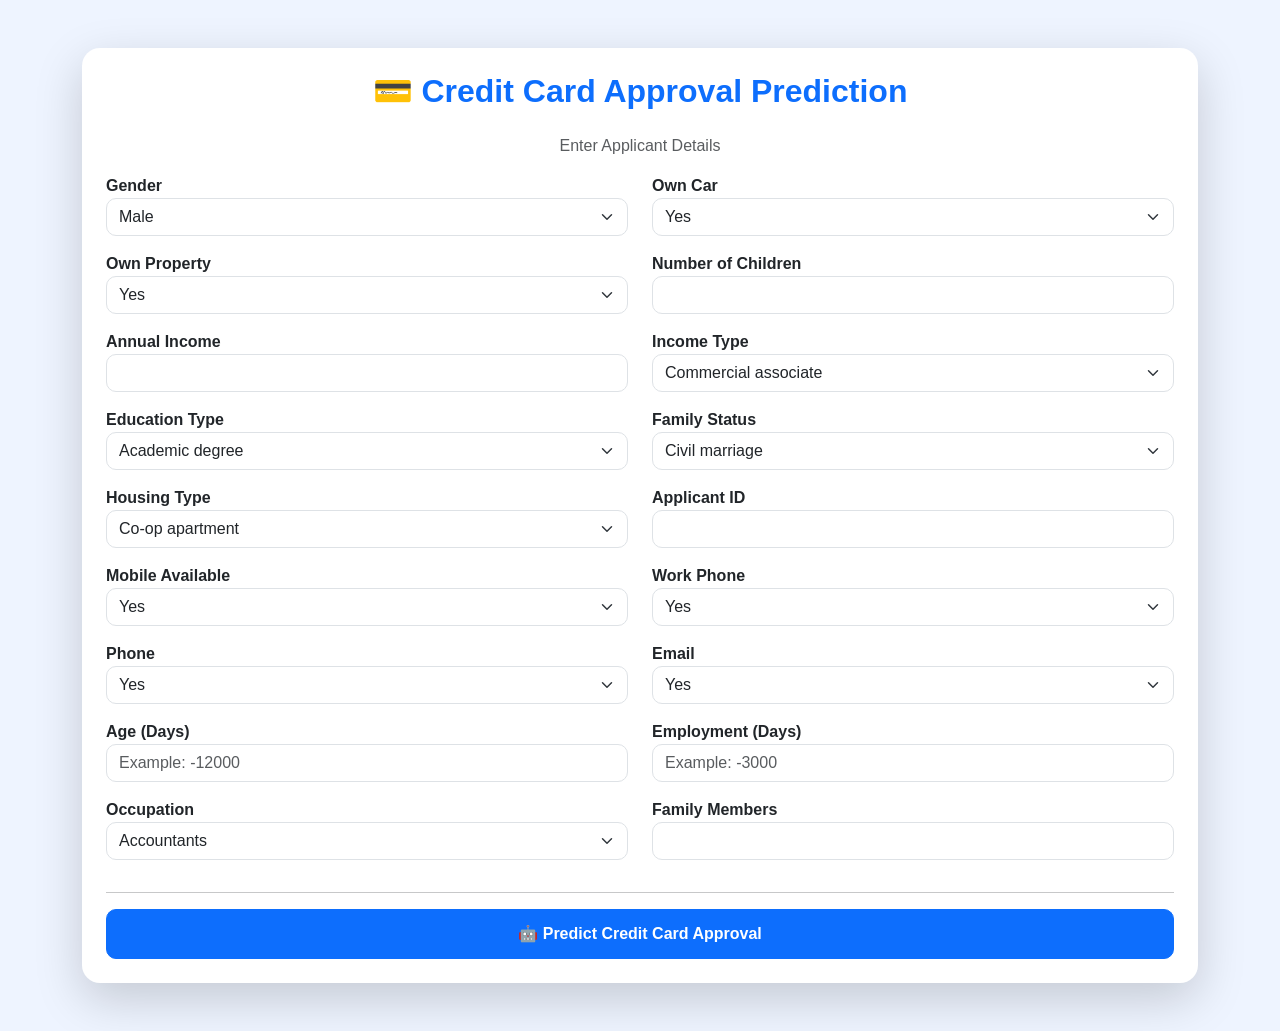
<file: Project Files/templates/predict.html>
<!DOCTYPE html>
<html lang="en">

<head>
    <meta charset="UTF-8">
    <meta name="viewport" content="width=device-width, initial-scale=1.0">
    <title>Credit Card Approval Prediction</title>

    <link href="https://cdn.jsdelivr.net/npm/bootstrap@5.3.3/dist/css/bootstrap.min.css" rel="stylesheet">

    <style>
        body {
            background: #eef4ff;
            font-family: Arial, sans-serif;
        }

        .card {
            border-radius: 18px;
            border: none;
        }

        h2 {
            color: #0d6efd;
            font-weight: bold;
        }

        label {
            font-weight: 600;
        }

        .form-control,
        .form-select {
            border-radius: 10px;
        }

        .btn-primary {
            border-radius: 10px;
            padding: 12px;
            font-weight: bold;
        }
    </style>

</head>

<body>

<div class="container py-5">

<div class="card shadow-lg p-4">

<h2 class="text-center mb-4">
💳 Credit Card Approval Prediction
</h2>

<p class="text-center text-muted">
Enter Applicant Details
</p>

<form action="/predict" method="POST">

<div class="row">

<div class="col-md-6 mb-3">
<label>Gender</label>

<select class="form-select" name="CODE_GENDER">
<option value="1">Male</option>
<option value="0">Female</option>
</select>

</div>

<div class="col-md-6 mb-3">

<label>Own Car</label>

<select class="form-select" name="FLAG_OWN_CAR">

<option value="1">Yes</option>
<option value="0">No</option>

</select>

</div>

<div class="col-md-6 mb-3">

<label>Own Property</label>

<select class="form-select" name="FLAG_OWN_REALTY">

<option value="1">Yes</option>
<option value="0">No</option>

</select>

</div>

<div class="col-md-6 mb-3">

<label>Number of Children</label>

<input
type="number"
class="form-control"
name="CNT_CHILDREN"
required>

</div>

<div class="col-md-6 mb-3">

<label>Annual Income</label>

<input
type="number"
class="form-control"
name="AMT_INCOME_TOTAL"
required>

</div>

<div class="col-md-6 mb-3">

<label>Income Type</label>

<select class="form-select"
name="NAME_INCOME_TYPE">

<option value="0">Commercial associate</option>
<option value="1">Pensioner</option>
<option value="2">State servant</option>
<option value="3">Student</option>
<option value="4">Working</option>

</select>

</div>

<div class="col-md-6 mb-3">

<label>Education Type</label>

<select class="form-select"
name="NAME_EDUCATION_TYPE">

<option value="0">Academic degree</option>
<option value="1">Higher education</option>
<option value="2">Incomplete higher</option>
<option value="3">Lower secondary</option>
<option value="4">Secondary / Secondary special</option>

</select>

</div>

<div class="col-md-6 mb-3">

<label>Family Status</label>

<select class="form-select"
name="NAME_FAMILY_STATUS">

<option value="0">Civil marriage</option>
<option value="1">Married</option>
<option value="2">Separated</option>
<option value="3">Single / Not married</option>
<option value="4">Widow</option>

</select>

</div>
    <!-- Housing Type -->

<div class="col-md-6 mb-3">

<label>Housing Type</label>

<select class="form-select"
name="NAME_HOUSING_TYPE">

<option value="0">Co-op apartment</option>
<option value="1">House / Apartment</option>
<option value="2">Municipal apartment</option>
<option value="3">Office apartment</option>
<option value="4">Rented apartment</option>
<option value="5">With parents</option>

</select>

</div>
<div class="col-md-6 mb-3">
<label>Applicant ID</label>
<input type="number" class="form-control" name="ID" required>
</div>

<div class="col-md-6 mb-3">
<label>Mobile Available</label>
<select class="form-select" name="FLAG_MOBIL">
    <option value="1">Yes</option>
    <option value="0">No</option>
</select>
</div>

<div class="col-md-6 mb-3">
<label>Work Phone</label>
<select class="form-select" name="FLAG_WORK_PHONE">
    <option value="1">Yes</option>
    <option value="0">No</option>
</select>
</div>

<div class="col-md-6 mb-3">
<label>Phone</label>
<select class="form-select" name="FLAG_PHONE">
    <option value="1">Yes</option>
    <option value="0">No</option>
</select>
</div>

<div class="col-md-6 mb-3">
<label>Email</label>
<select class="form-select" name="FLAG_EMAIL">
    <option value="1">Yes</option>
    <option value="0">No</option>
</select>
</div>


<!-- Age -->

<div class="col-md-6 mb-3">

<label>Age (Days)</label>

<input
type="number"
class="form-control"
name="DAYS_BIRTH"
placeholder="Example: -12000"
required>

</div>


<!-- Employment -->

<div class="col-md-6 mb-3">

<label>Employment (Days)</label>

<input
type="number"
class="form-control"
name="DAYS_EMPLOYED"
placeholder="Example: -3000"
required>

</div>


<!-- Occupation -->

<div class="col-md-6 mb-3">

<label>Occupation</label>

<select class="form-select"
name="OCCUPATION_TYPE">

<option value="0">Accountants</option>
<option value="1">Cleaning staff</option>
<option value="2">Cooking staff</option>
<option value="3">Core staff</option>
<option value="4">Drivers</option>
<option value="5">HR staff</option>
<option value="6">High skill tech staff</option>
<option value="7">IT staff</option>
<option value="8">Laborers</option>
<option value="9">Low-skill Laborers</option>
<option value="10">Managers</option>
<option value="11">Medicine staff</option>
<option value="12">Private service staff</option>
<option value="13">Realty agents</option>
<option value="14">Sales staff</option>
<option value="15">Secretaries</option>
<option value="16">Security staff</option>
<option value="17">Waiters / Barmen staff</option>
<option value="18">Not Specified</option>

</select>

</div>


<!-- Family Members -->

<div class="col-md-6 mb-3">

<label>Family Members</label>

<input
type="number"
step="0.1"
class="form-control"
name="CNT_FAM_MEMBERS"
required>

</div>

</div>

<hr>

<button
type="submit"
class="btn btn-primary w-100">

🤖 Predict Credit Card Approval

</button>

</form>

</div>

</div>

</body>

</html>
</file>
